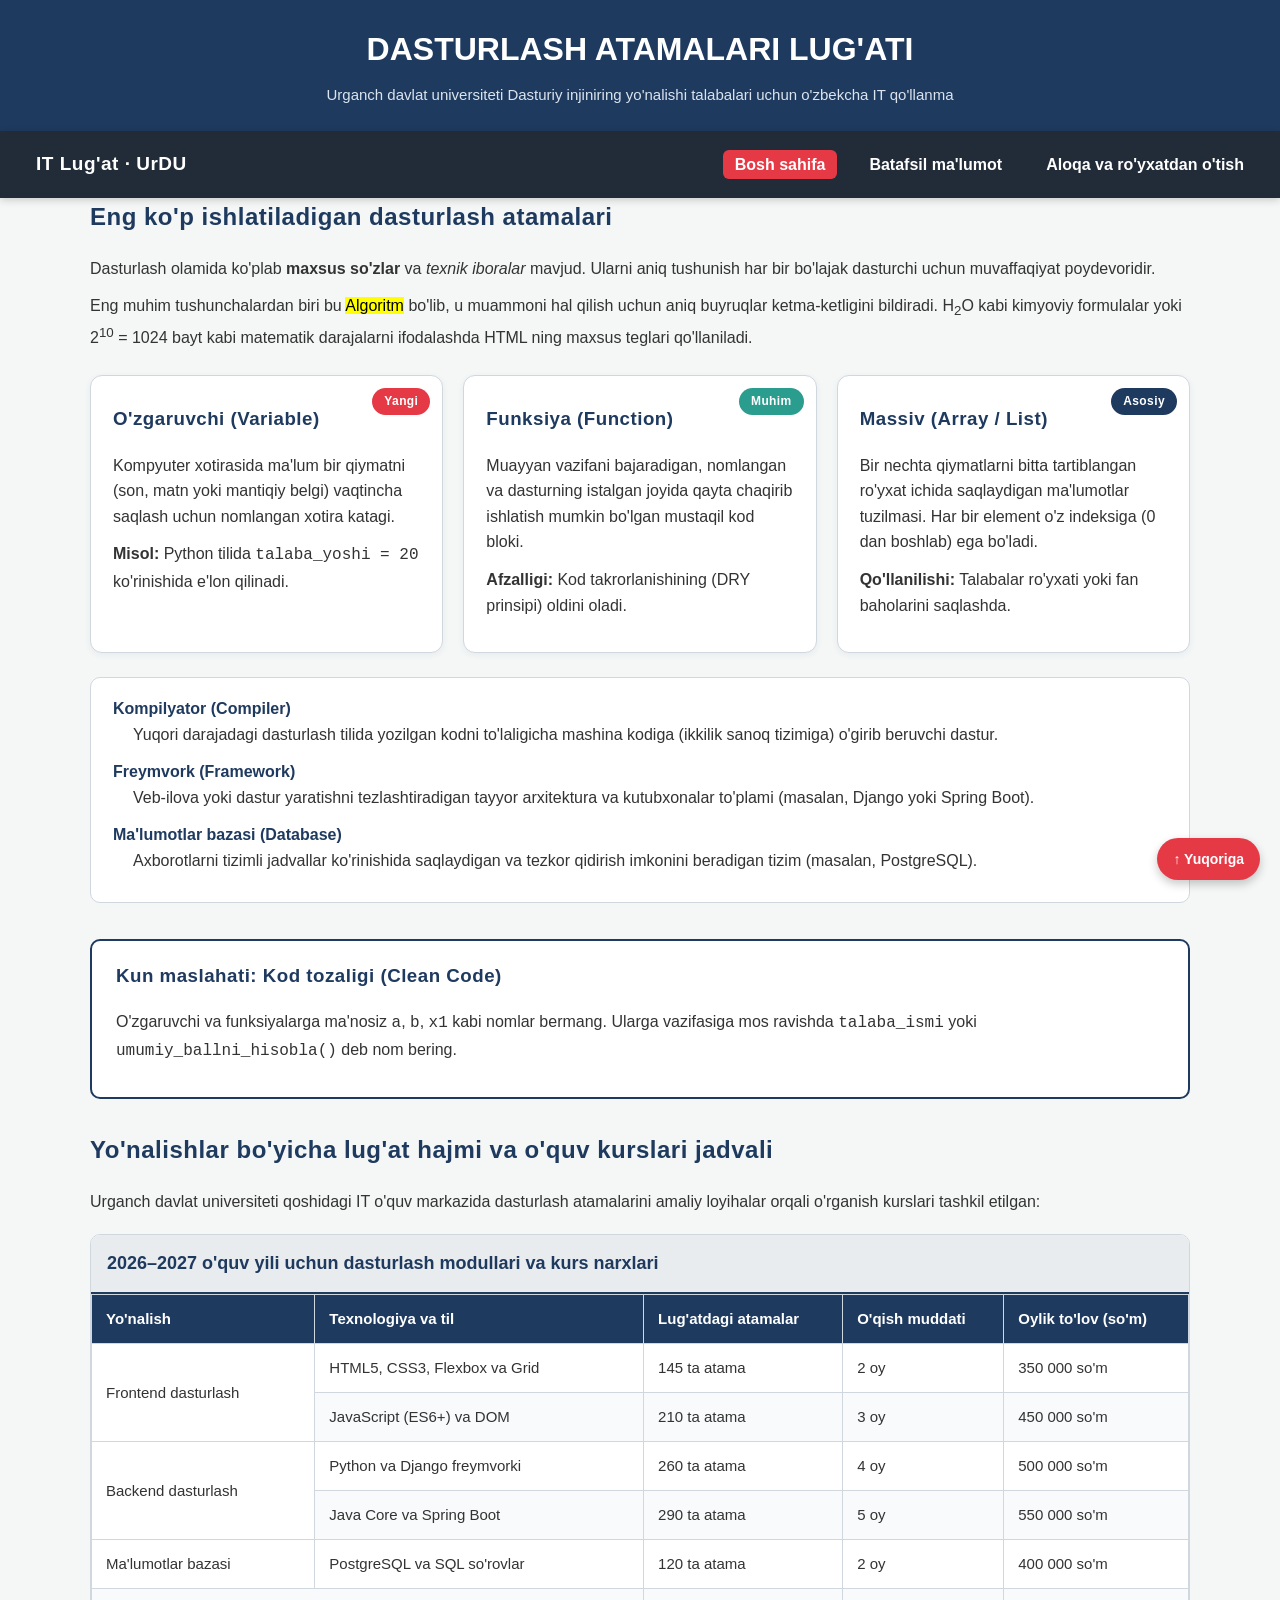
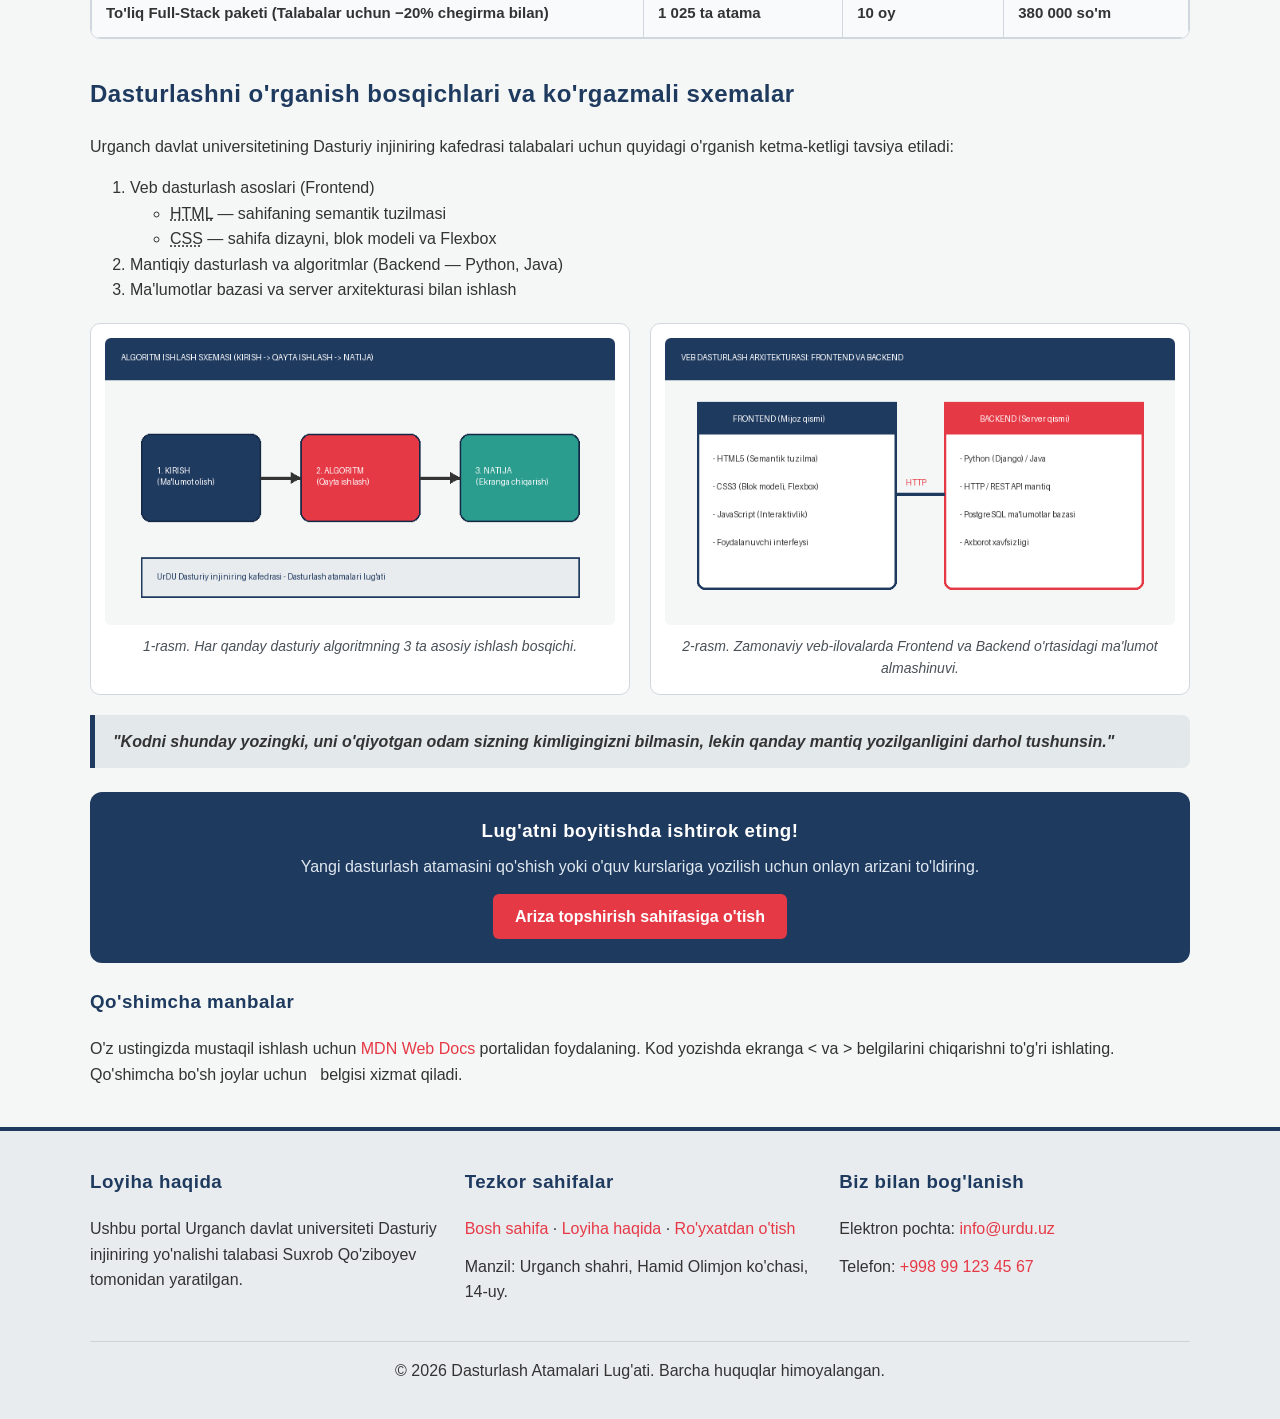
<file: amaliy-02/index.html>
<!DOCTYPE html>
<html lang="uz">
<head>
    <meta charset="UTF-8">
    <meta name="viewport" content="width=device-width, initial-scale=1.0">
    <meta name="description" content="Dasturlash atamalari lug'ati - dasturlashga oid asosiy tushunchalar, o'quv reja jadvali va amaliy qoidalar.">
    <title>Dasturlash Atamalari Lug'ati | Bosh sahifa</title>
    <link rel="stylesheet" href="css/style.css">
</head>
<body id="yuqori">
    <header class="sayt-sarlavha">
        <div class="konteyner">
            <h1>Dasturlash Atamalari Lug'ati</h1>
            <p class="sarlavha-ost">Urganch davlat universiteti Dasturiy injiniring yo'nalishi talabalari uchun o'zbekcha IT qo'llanma</p>
        </div>
    </header>

    <nav class="asosiy-menyu">
        <a href="index.html" class="brend-nomi">IT Lug'at &middot; UrDU</a>
        <ul>
            <li><a href="index.html" class="faol">Bosh sahifa</a></li>
            <li><a href="batafsil.html">Batafsil ma'lumot</a></li>
            <li><a href="aloqa.html">Aloqa va ro'yxatdan o'tish</a></li>
        </ul>
    </nav>

    <main class="konteyner">
        <section>
            <h2>Eng ko'p ishlatiladigan dasturlash atamalari</h2>
            <p>Dasturlash olamida ko'plab <strong>maxsus so'zlar</strong> va <em>texnik iboralar</em> mavjud. Ularni aniq tushunish har bir bo'lajak dasturchi uchun muvaffaqiyat poydevoridir.</p>
            <p>Eng muhim tushunchalardan biri bu <mark>Algoritm</mark> bo'lib, u muammoni hal qilish uchun aniq buyruqlar ketma-ketligini bildiradi. H<sub>2</sub>O kabi kimyoviy formulalar yoki 2<sup>10</sup> = 1024 bayt kabi matematik darajalarni ifodalashda HTML ning maxsus teglari qo'llaniladi.</p>

            <div class="kartalar-qatori">
                <article class="karta">
                    <span class="karta-belgi">Yangi</span>
                    <h3>O'zgaruvchi (Variable)</h3>
                    <p>Kompyuter xotirasida ma'lum bir qiymatni (son, matn yoki mantiqiy belgi) vaqtincha saqlash uchun nomlangan xotira katagi.</p>
                    <p><strong>Misol:</strong> Python tilida <code>talaba_yoshi = 20</code> ko'rinishida e'lon qilinadi.</p>
                </article>

                <article class="karta">
                    <span class="karta-belgi yashil">Muhim</span>
                    <h3>Funksiya (Function)</h3>
                    <p>Muayyan vazifani bajaradigan, nomlangan va dasturning istalgan joyida qayta chaqirib ishlatish mumkin bo'lgan mustaqil kod bloki.</p>
                    <p><strong>Afzalligi:</strong> Kod takrorlanishining (DRY prinsipi) oldini oladi.</p>
                </article>

                <article class="karta">
                    <span class="karta-belgi kok">Asosiy</span>
                    <h3>Massiv (Array / List)</h3>
                    <p>Bir nechta qiymatlarni bitta tartiblangan ro'yxat ichida saqlaydigan ma'lumotlar tuzilmasi. Har bir element o'z indeksiga (0 dan boshlab) ega bo'ladi.</p>
                    <p><strong>Qo'llanilishi:</strong> Talabalar ro'yxati yoki fan baholarini saqlashda.</p>
                </article>
            </div>

            <dl>
                <dt>Kompilyator (Compiler)</dt>
                <dd>Yuqori darajadagi dasturlash tilida yozilgan kodni to'laligicha mashina kodiga (ikkilik sanoq tizimiga) o'girib beruvchi dastur.</dd>

                <dt>Freymvork (Framework)</dt>
                <dd>Veb-ilova yoki dastur yaratishni tezlashtiradigan tayyor arxitektura va kutubxonalar to'plami (masalan, Django yoki Spring Boot).</dd>

                <dt>Ma'lumotlar bazasi (Database)</dt>
                <dd>Axborotlarni tizimli jadvallar ko'rinishida saqlaydigan va tezkor qidirish imkonini beradigan tizim (masalan, PostgreSQL).</dd>
            </dl>
        </section>

        <aside class="yon-eslatma">
            <h3>Kun maslahati: Kod tozaligi (Clean Code)</h3>
            <p>O'zgaruvchi va funksiyalarga ma'nosiz <code>a</code>, <code>b</code>, <code>x1</code> kabi nomlar bermang. Ularga vazifasiga mos ravishda <code>talaba_ismi</code> yoki <code>umumiy_ballni_hisobla()</code> deb nom bering.</p>
        </aside>

        <section>
            <h2>Yo'nalishlar bo'yicha lug'at hajmi va o'quv kurslari jadvali</h2>
            <p>Urganch davlat universiteti qoshidagi IT o'quv markazida dasturlash atamalarini amaliy loyihalar orqali o'rganish kurslari tashkil etilgan:</p>

            <div class="jadval-qobiq">
                <table>
                    <caption>2026–2027 o'quv yili uchun dasturlash modullari va kurs narxlari</caption>
                    <thead>
                        <tr>
                            <th>Yo'nalish</th>
                            <th>Texnologiya va til</th>
                            <th>Lug'atdagi atamalar</th>
                            <th>O'qish muddati</th>
                            <th>Oylik to'lov (so'm)</th>
                        </tr>
                    </thead>
                    <tbody>
                        <tr>
                            <td rowspan="2">Frontend dasturlash</td>
                            <td>HTML5, CSS3, Flexbox va Grid</td>
                            <td>145 ta atama</td>
                            <td>2 oy</td>
                            <td>350 000 so'm</td>
                        </tr>
                        <tr>
                            <td>JavaScript (ES6+) va DOM</td>
                            <td>210 ta atama</td>
                            <td>3 oy</td>
                            <td>450 000 so'm</td>
                        </tr>
                        <tr>
                            <td rowspan="2">Backend dasturlash</td>
                            <td>Python va Django freymvorki</td>
                            <td>260 ta atama</td>
                            <td>4 oy</td>
                            <td>500 000 so'm</td>
                        </tr>
                        <tr>
                            <td>Java Core va Spring Boot</td>
                            <td>290 ta atama</td>
                            <td>5 oy</td>
                            <td>550 000 so'm</td>
                        </tr>
                        <tr>
                            <td>Ma'lumotlar bazasi</td>
                            <td>PostgreSQL va SQL so'rovlar</td>
                            <td>120 ta atama</td>
                            <td>2 oy</td>
                            <td>400 000 so'm</td>
                        </tr>
                        <tr>
                            <td colspan="2"><strong>To'liq Full-Stack paketi (Talabalar uchun −20% chegirma bilan)</strong></td>
                            <td><strong>1 025 ta atama</strong></td>
                            <td><strong>10 oy</strong></td>
                            <td><strong>380 000 so'm</strong></td>
                        </tr>
                    </tbody>
                </table>
            </div>
        </section>

        <section>
            <h2>Dasturlashni o'rganish bosqichlari va ko'rgazmali sxemalar</h2>
            <p>Urganch davlat universitetining Dasturiy injiniring kafedrasi talabalari uchun quyidagi o'rganish ketma-ketligi tavsiya etiladi:</p>

            <ol>
                <li>Veb dasturlash asoslari (Frontend)
                    <ul>
                        <li><abbr title="HyperText Markup Language">HTML</abbr> &mdash; sahifaning semantik tuzilmasi</li>
                        <li><abbr title="Cascading Style Sheets">CSS</abbr> &mdash; sahifa dizayni, blok modeli va Flexbox</li>
                    </ul>
                </li>
                <li>Mantiqiy dasturlash va algoritmlar (Backend &mdash; Python, Java)</li>
                <li>Ma'lumotlar bazasi va server arxitekturasi bilan ishlash</li>
            </ol>

            <div class="media-qatori">
                <figure class="rasm-karta">
                    <img src="rasmlar/algoritm-sxemasi.png" alt="Algoritmning kirish, qayta ishlash va natija bosqichlari blok-sxemasi" width="640" height="360">
                    <figcaption>1-rasm. Har qanday dasturiy algoritmning 3 ta asosiy ishlash bosqichi.</figcaption>
                </figure>

                <figure class="rasm-karta">
                    <img src="rasmlar/veb-arxitektura.png" alt="Frontend va Backend qismlarining HTTP protokoli orqali o'zaro bog'lanish arxitekturasi" width="640" height="360">
                    <figcaption>2-rasm. Zamonaviy veb-ilovalarda Frontend va Backend o'rtasidagi ma'lumot almashinuvi.</figcaption>
                </figure>
            </div>

            <blockquote class="izoh">
                "Kodni shunday yozingki, uni o'qiyotgan odam sizning kimligingizni bilmasin, lekin qanday mantiq yozilganligini darhol tushunsin."
            </blockquote>

            <div class="markaz-chaqiriq">
                <h3>Lug'atni boyitishda ishtirok eting!</h3>
                <p>Yangi dasturlash atamasini qo'shish yoki o'quv kurslariga yozilish uchun onlayn arizani to'ldiring.</p>
                <a href="aloqa.html" class="tugma-havola">Ariza topshirish sahifasiga o'tish</a>
            </div>

            <h3>Qo'shimcha manbalar</h3>
            <p>O'z ustingizda mustaqil ishlash uchun <a href="https://developer.mozilla.org/en-US/" target="_blank" rel="noopener">MDN Web Docs</a> portalidan foydalaning. Kod yozishda ekranga &lt; va &gt; belgilarini chiqarishni to'g'ri ishlating. Qo'shimcha bo'sh joylar uchun &nbsp; belgisi xizmat qiladi.</p>
        </section>
    </main>

    <footer id="aloqa">
        <div class="konteyner">
            <div class="footer-ustunlar">
                <div class="footer-ustun">
                    <h3>Loyiha haqida</h3>
                    <p>Ushbu portal Urganch davlat universiteti Dasturiy injiniring yo'nalishi talabasi Suxrob Qo'ziboyev tomonidan yaratilgan.</p>
                </div>
                <div class="footer-ustun">
                    <h3>Tezkor sahifalar</h3>
                    <p><a href="index.html">Bosh sahifa</a> &middot; <a href="batafsil.html">Loyiha haqida</a> &middot; <a href="aloqa.html">Ro'yxatdan o'tish</a></p>
                    <p>Manzil: Urganch shahri, Hamid Olimjon ko'chasi, 14-uy.</p>
                </div>
                <div class="footer-ustun">
                    <h3>Biz bilan bog'lanish</h3>
                    <p>Elektron pochta: <a href="mailto:info@urdu.uz">info@urdu.uz</a></p>
                    <p>Telefon: <a href="tel:+998991234567">+998 99 123 45 67</a></p>
                </div>
            </div>
            <div class="footer-pastki">
                <p>&copy; 2026 Dasturlash Atamalari Lug'ati. Barcha huquqlar himoyalangan.</p>
            </div>
        </div>
    </footer>

    <a href="#yuqori" class="yuqoriga-tugma">&uarr; Yuqoriga</a>
</body>
</html>
</file>
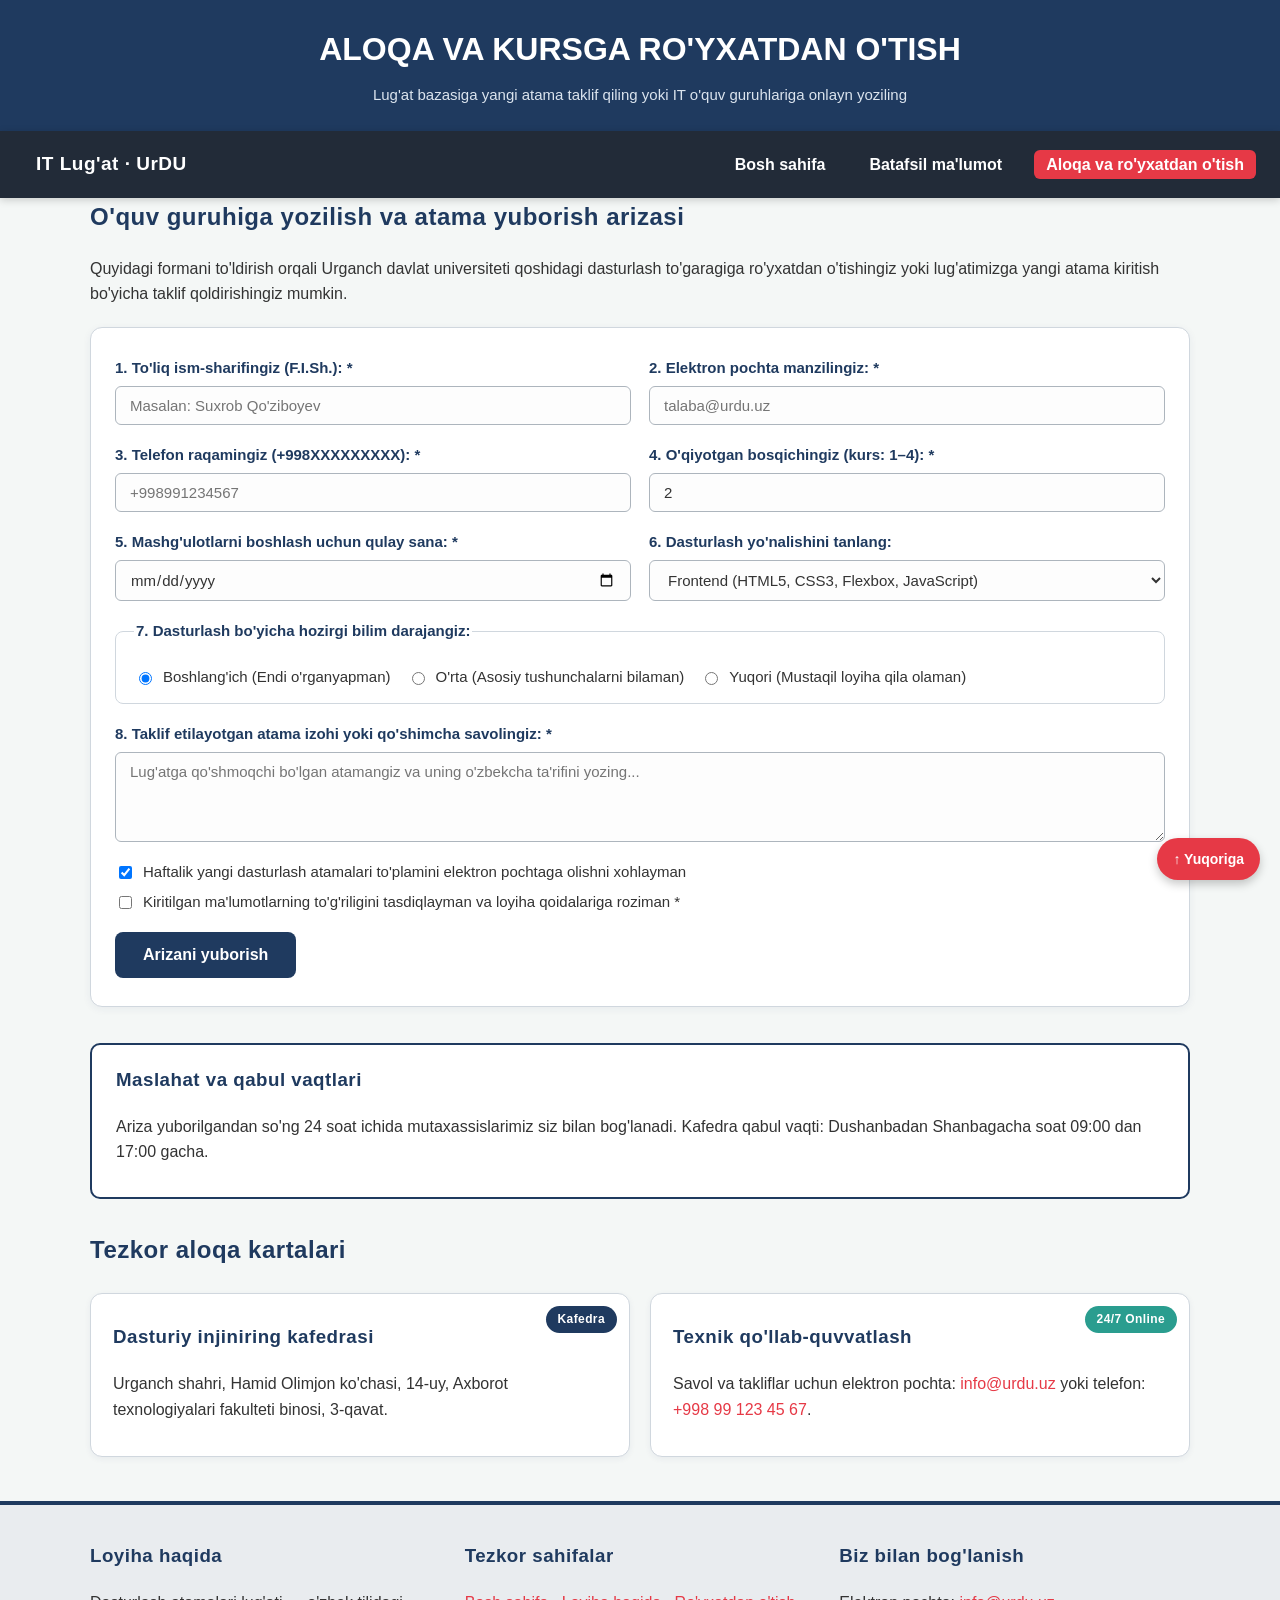
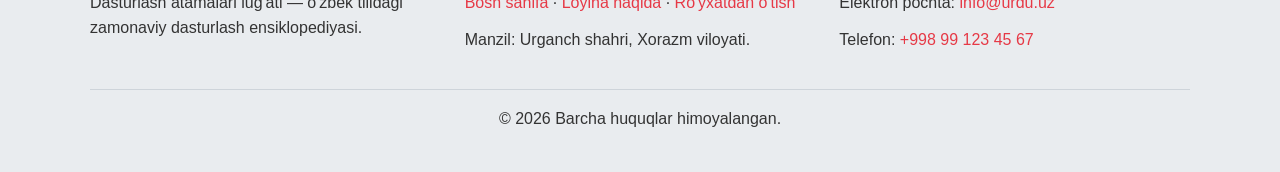
<file: amaliy-02/aloqa.html>
<!DOCTYPE html>
<html lang="uz">
<head>
    <meta charset="UTF-8">
    <meta name="viewport" content="width=device-width, initial-scale=1.0">
    <meta name="description" content="Dasturlash atamalari lug'atiga yangi atama qo'shish va IT o'quv kurslariga yozilish formasi.">
    <title>Aloqa va Ro'yxatdan O'tish | Dasturlash Atamalari Lug'ati</title>
    <link rel="stylesheet" href="css/style.css">
</head>
<body id="yuqori">
    <header class="sayt-sarlavha">
        <div class="konteyner">
            <h1>Aloqa va Kursga Ro'yxatdan O'tish</h1>
            <p class="sarlavha-ost">Lug'at bazasiga yangi atama taklif qiling yoki IT o'quv guruhlariga onlayn yoziling</p>
        </div>
    </header>

    <nav class="asosiy-menyu">
        <a href="index.html" class="brend-nomi">IT Lug'at &middot; UrDU</a>
        <ul>
            <li><a href="index.html">Bosh sahifa</a></li>
            <li><a href="batafsil.html">Batafsil ma'lumot</a></li>
            <li><a href="aloqa.html" class="faol">Aloqa va ro'yxatdan o'tish</a></li>
        </ul>
    </nav>

    <main class="konteyner">
        <section>
            <h2>O'quv guruhiga yozilish va atama yuborish arizasi</h2>
            <p>Quyidagi formani to'ldirish orqali Urganch davlat universiteti qoshidagi dasturlash to'garagiga ro'yxatdan o'tishingiz yoki lug'atimizga yangi atama kiritish bo'yicha taklif qoldirishingiz mumkin.</p>

            <div class="forma-karta">
                <form action="#" method="post" class="ariza-forma">
                    <div class="forma-ikkilik">
                        <!-- 1-maydon: text -->
                        <div class="forma-guruh">
                            <label for="ism">1. To'liq ism-sharifingiz (F.I.Sh.): *</label>
                            <input type="text" id="ism" name="talaba_ismi" placeholder="Masalan: Suxrob Qo'ziboyev" required>
                        </div>

                        <!-- 2-maydon: email -->
                        <div class="forma-guruh">
                            <label for="pochta">2. Elektron pochta manzilingiz: *</label>
                            <input type="email" id="pochta" name="elektron_pochta" placeholder="talaba@urdu.uz" required>
                        </div>
                    </div>

                    <div class="forma-ikkilik">
                        <!-- 3-maydon: tel + pattern -->
                        <div class="forma-guruh">
                            <label for="telefon">3. Telefon raqamingiz (+998XXXXXXXXX): *</label>
                            <input type="tel" id="telefon" name="telefon_raqami" pattern="\+998[0-9]{9}" placeholder="+998991234567" title="Telefon raqamni +998991234567 formatida kiriting" required>
                        </div>

                        <!-- 4-maydon: number -->
                        <div class="forma-guruh">
                            <label for="bosqich">4. O'qiyotgan bosqichingiz (kurs: 1&ndash;4): *</label>
                            <input type="number" id="bosqich" name="talaba_bosqichi" min="1" max="4" value="2" required>
                        </div>
                    </div>

                    <div class="forma-ikkilik">
                        <!-- 5-maydon: date -->
                        <div class="forma-guruh">
                            <label for="sana">5. Mashg'ulotlarni boshlash uchun qulay sana: *</label>
                            <input type="date" id="sana" name="boshlash_sanasi" required>
                        </div>

                        <!-- 6-maydon: select -->
                        <div class="forma-guruh">
                            <label for="yonalish">6. Dasturlash yo'nalishini tanlang:</label>
                            <select id="yonalish" name="tanlangan_yonalish">
                                <option value="frontend">Frontend (HTML5, CSS3, Flexbox, JavaScript)</option>
                                <option value="backend_python">Backend (Python va Django freymvorki)</option>
                                <option value="backend_java">Korporativ dasturlash (Java va Spring Boot)</option>
                                <option value="database_sql">Ma'lumotlar bazasi (PostgreSQL)</option>
                                <option value="atama_taklifi">Faqat lug'atga yangi atama taklif qilish</option>
                            </select>
                        </div>
                    </div>

                    <!-- 7-maydon: radio guruh fieldset + legend ichida -->
                    <fieldset>
                        <legend>7. Dasturlash bo'yicha hozirgi bilim darajangiz:</legend>
                        <div class="tanlov-qatori">
                            <div class="tanlov-band">
                                <input type="radio" id="daraja_boshlangich" name="bilim_darajasi" value="boshlangich" checked>
                                <label for="daraja_boshlangich">Boshlang'ich (Endi o'rganyapman)</label>
                            </div>
                            <div class="tanlov-band">
                                <input type="radio" id="daraja_orta" name="bilim_darajasi" value="orta">
                                <label for="daraja_orta">O'rta (Asosiy tushunchalarni bilaman)</label>
                            </div>
                            <div class="tanlov-band">
                                <input type="radio" id="daraja_yuqori" name="bilim_darajasi" value="yuqori">
                                <label for="daraja_yuqori">Yuqori (Mustaqil loyiha qila olaman)</label>
                            </div>
                        </div>
                    </fieldset>

                    <!-- 8-maydon: textarea -->
                    <div class="forma-guruh">
                        <label for="xabar">8. Taklif etilayotgan atama izohi yoki qo'shimcha savolingiz: *</label>
                        <textarea id="xabar" name="atama_yoki_savol" rows="4" placeholder="Lug'atga qo'shmoqchi bo'lgan atamangiz va uning o'zbekcha ta'rifini yozing..." required></textarea>
                    </div>

                    <!-- 9-maydon: checkbox -->
                    <div class="forma-guruh">
                        <div class="tanlov-band">
                            <input type="checkbox" id="obuna" name="haftalik_obuna" value="ha" checked>
                            <label for="obuna">Haftalik yangi dasturlash atamalari to'plamini elektron pochtaga olishni xohlayman</label>
                        </div>
                        <div class="tanlov-band">
                            <input type="checkbox" id="rozilik" name="qoidalar_roziligi" value="rozi" required>
                            <label for="rozilik">Kiritilgan ma'lumotlarning to'g'riligini tasdiqlayman va loyiha qoidalariga roziman *</label>
                        </div>
                    </div>

                    <button type="submit">Arizani yuborish</button>
                </form>
            </div>
        </section>

        <aside class="yon-eslatma">
            <h3>Maslahat va qabul vaqtlari</h3>
            <p>Ariza yuborilgandan so'ng 24 soat ichida mutaxassislarimiz siz bilan bog'lanadi. Kafedra qabul vaqti: Dushanbadan Shanbagacha soat 09:00 dan 17:00 gacha.</p>
        </aside>

        <section>
            <h2>Tezkor aloqa kartalari</h2>
            <div class="kartalar-qatori">
                <article class="karta">
                    <span class="karta-belgi kok">Kafedra</span>
                    <h3>Dasturiy injiniring kafedrasi</h3>
                    <p>Urganch shahri, Hamid Olimjon ko'chasi, 14-uy, Axborot texnologiyalari fakulteti binosi, 3-qavat.</p>
                </article>

                <article class="karta">
                    <span class="karta-belgi yashil">24/7 Online</span>
                    <h3>Texnik qo'llab-quvvatlash</h3>
                    <p>Savol va takliflar uchun elektron pochta: <a href="mailto:info@urdu.uz">info@urdu.uz</a> yoki telefon: <a href="tel:+998991234567">+998 99 123 45 67</a>.</p>
                </article>
            </div>
        </section>
    </main>

    <footer id="aloqa">
        <div class="konteyner">
            <div class="footer-ustunlar">
                <div class="footer-ustun">
                    <h3>Loyiha haqida</h3>
                    <p>Dasturlash atamalari lug'ati &mdash; o'zbek tilidagi zamonaviy dasturlash ensiklopediyasi.</p>
                </div>
                <div class="footer-ustun">
                    <h3>Tezkor sahifalar</h3>
                    <p><a href="index.html">Bosh sahifa</a> &middot; <a href="batafsil.html">Loyiha haqida</a> &middot; <a href="aloqa.html">Ro'yxatdan o'tish</a></p>
                    <p>Manzil: Urganch shahri, Xorazm viloyati.</p>
                </div>
                <div class="footer-ustun">
                    <h3>Biz bilan bog'lanish</h3>
                    <p>Elektron pochta: <a href="mailto:info@urdu.uz">info@urdu.uz</a></p>
                    <p>Telefon: <a href="tel:+998991234567">+998 99 123 45 67</a></p>
                </div>
            </div>
            <div class="footer-pastki">
                <p>&copy; 2026 Barcha huquqlar himoyalangan.</p>
            </div>
        </div>
    </footer>

    <a href="#yuqori" class="yuqoriga-tugma">&uarr; Yuqoriga</a>
</body>
</html>
</file>
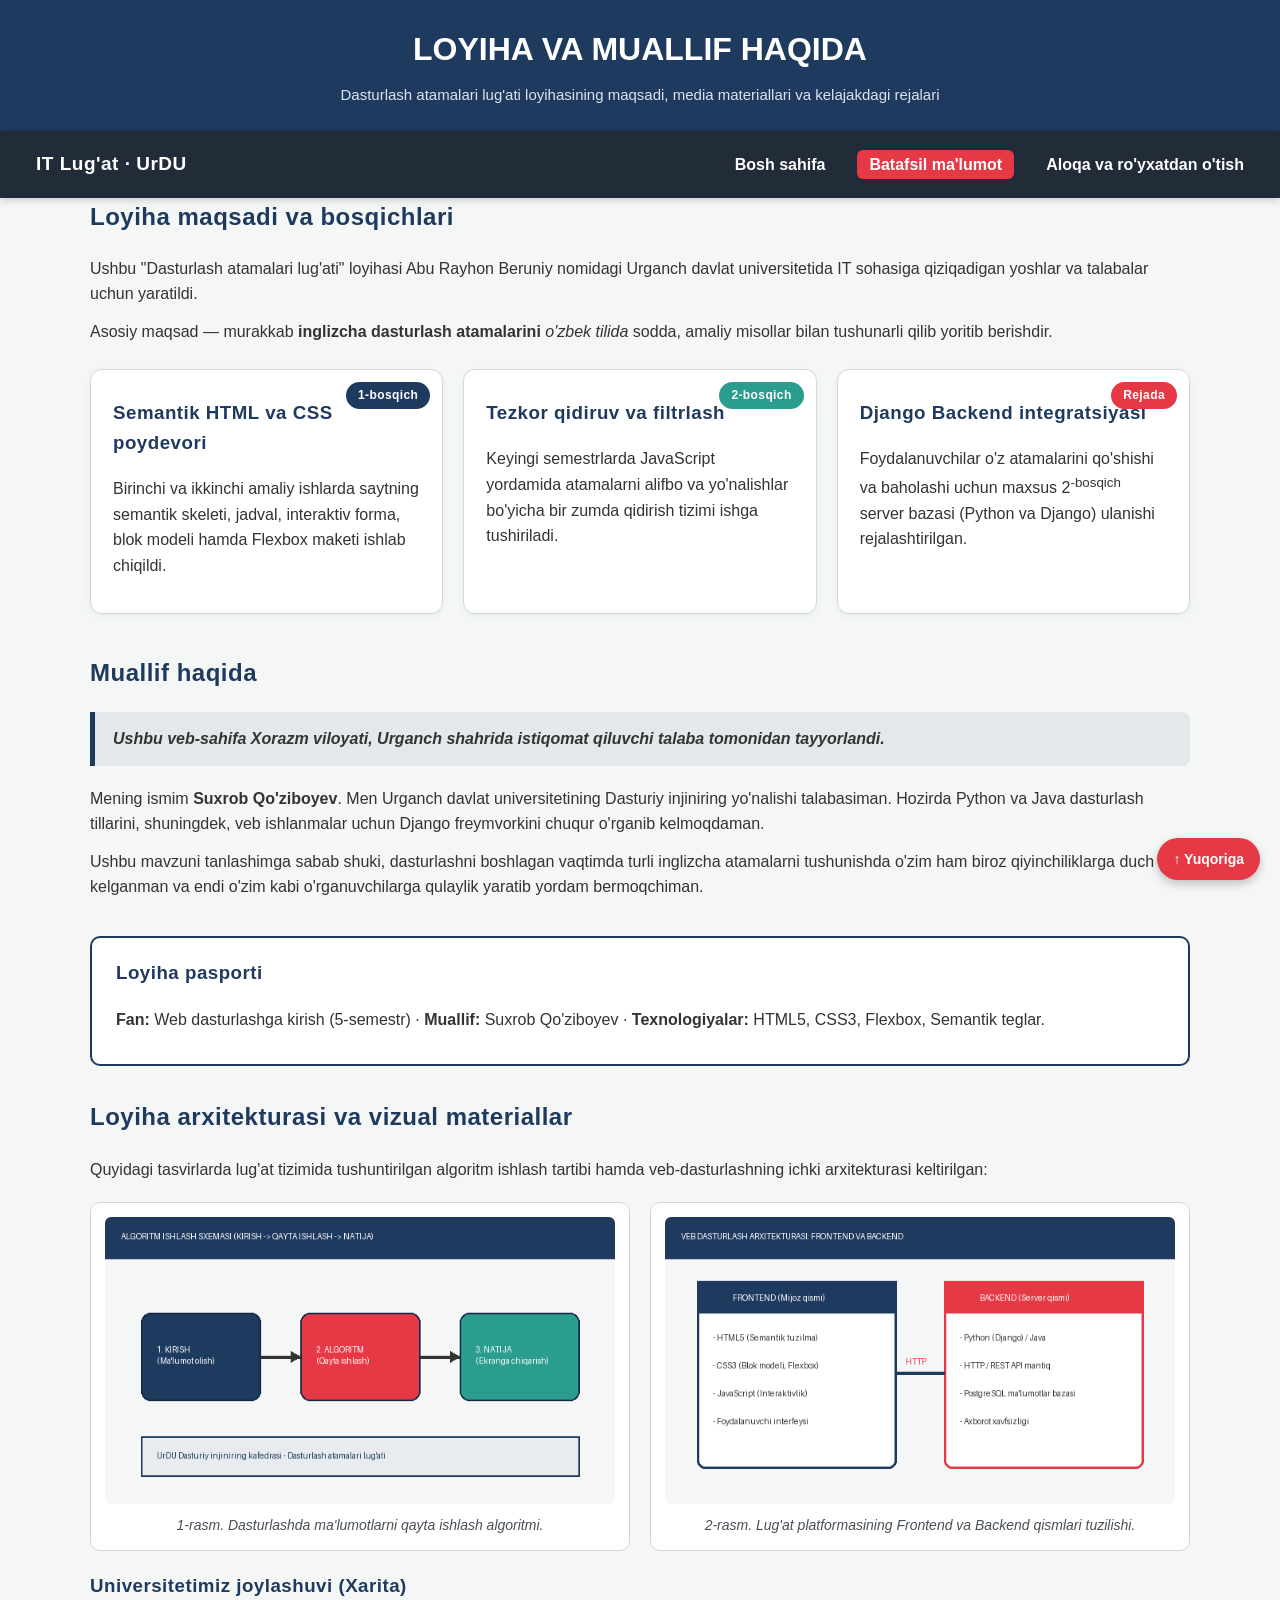
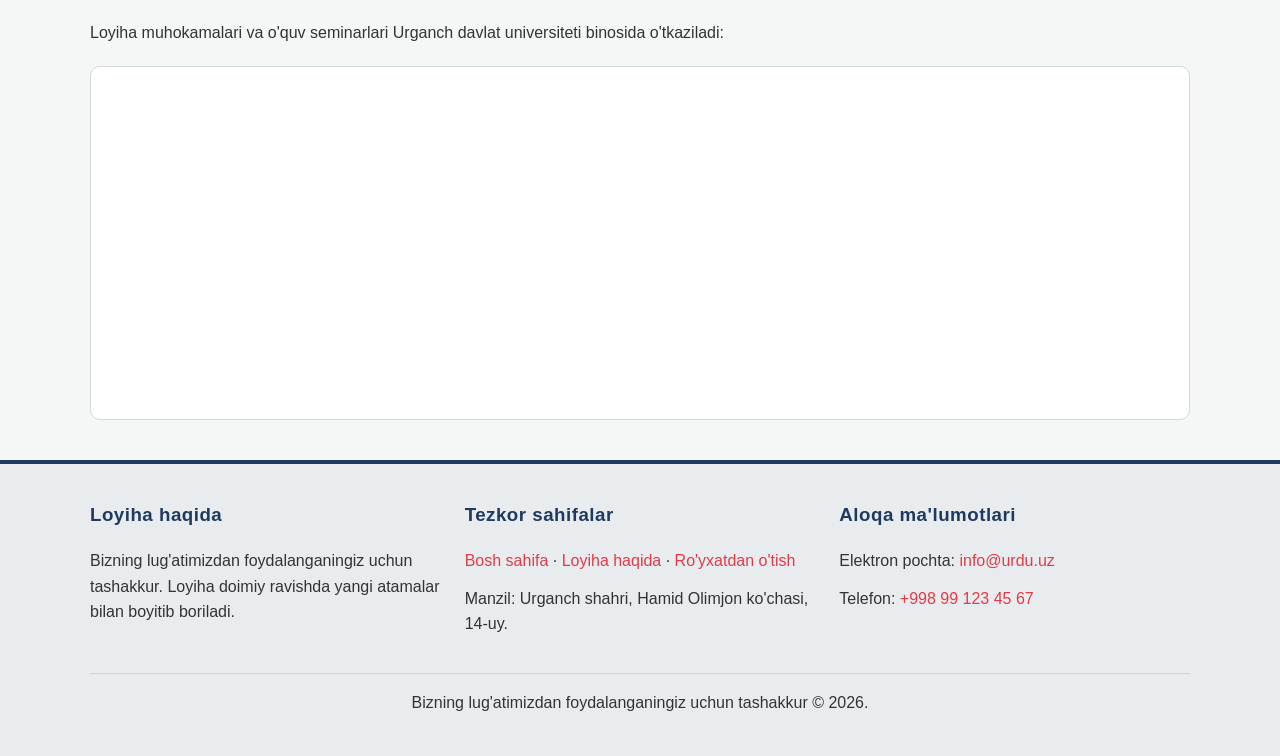
<file: amaliy-02/batafsil.html>
<!DOCTYPE html>
<html lang="uz">
<head>
    <meta charset="UTF-8">
    <meta name="viewport" content="width=device-width, initial-scale=1.0">
    <meta name="description" content="Dasturlash atamalari lug'ati loyihasi, muallif Suxrob Qo'ziboyev va UrDU o'quv jarayoni haqida batafsil ma'lumotlar.">
    <title>Loyiha Haqida | Batafsil</title>
    <link rel="stylesheet" href="css/style.css">
</head>
<body id="yuqori">
    <header class="sayt-sarlavha">
        <div class="konteyner">
            <h1>Loyiha va Muallif Haqida</h1>
            <p class="sarlavha-ost">Dasturlash atamalari lug'ati loyihasining maqsadi, media materiallari va kelajakdagi rejalari</p>
        </div>
    </header>

    <nav class="asosiy-menyu">
        <a href="index.html" class="brend-nomi">IT Lug'at &middot; UrDU</a>
        <ul>
            <li><a href="index.html">Bosh sahifa</a></li>
            <li><a href="batafsil.html" class="faol">Batafsil ma'lumot</a></li>
            <li><a href="aloqa.html">Aloqa va ro'yxatdan o'tish</a></li>
        </ul>
    </nav>

    <main class="konteyner">
        <section>
            <h2>Loyiha maqsadi va bosqichlari</h2>
            <p>Ushbu "Dasturlash atamalari lug'ati" loyihasi Abu Rayhon Beruniy nomidagi Urganch davlat universitetida IT sohasiga qiziqadigan yoshlar va talabalar uchun yaratildi.</p>
            <p>Asosiy maqsad &mdash; murakkab <strong>inglizcha dasturlash atamalarini</strong> <em>o'zbek tilida</em> sodda, amaliy misollar bilan tushunarli qilib yoritib berishdir.</p>

            <div class="kartalar-qatori">
                <article class="karta">
                    <span class="karta-belgi kok">1-bosqich</span>
                    <h3>Semantik HTML va CSS poydevori</h3>
                    <p>Birinchi va ikkinchi amaliy ishlarda saytning semantik skeleti, jadval, interaktiv forma, blok modeli hamda Flexbox maketi ishlab chiqildi.</p>
                </article>

                <article class="karta">
                    <span class="karta-belgi yashil">2-bosqich</span>
                    <h3>Tezkor qidiruv va filtrlash</h3>
                    <p>Keyingi semestrlarda JavaScript yordamida atamalarni alifbo va yo'nalishlar bo'yicha bir zumda qidirish tizimi ishga tushiriladi.</p>
                </article>

                <article class="karta">
                    <span class="karta-belgi">Rejada</span>
                    <h3>Django Backend integratsiyasi</h3>
                    <p>Foydalanuvchilar o'z atamalarini qo'shishi va baholashi uchun maxsus 2<sup>-bosqich</sup> server bazasi (Python va Django) ulanishi rejalashtirilgan.</p>
                </article>
            </div>
        </section>

        <section>
            <h2>Muallif haqida</h2>
            <p class="izoh">Ushbu veb-sahifa Xorazm viloyati, Urganch shahrida istiqomat qiluvchi talaba tomonidan tayyorlandi.</p>
            <p>Mening ismim <strong>Suxrob Qo'ziboyev</strong>. Men Urganch davlat universitetining Dasturiy injiniring yo'nalishi talabasiman. Hozirda Python va Java dasturlash tillarini, shuningdek, veb ishlanmalar uchun Django freymvorkini chuqur o'rganib kelmoqdaman.</p>
            <p>Ushbu mavzuni tanlashimga sabab shuki, dasturlashni boshlagan vaqtimda turli inglizcha atamalarni tushunishda o'zim ham biroz qiyinchiliklarga duch kelganman va endi o'zim kabi o'rganuvchilarga qulaylik yaratib yordam bermoqchiman.</p>
        </section>

        <aside class="yon-eslatma">
            <h3>Loyiha pasporti</h3>
            <p><strong>Fan:</strong> Web dasturlashga kirish (5-semestr) &middot; <strong>Muallif:</strong> Suxrob Qo'ziboyev &middot; <strong>Texnologiyalar:</strong> HTML5, CSS3, Flexbox, Semantik teglar.</p>
        </aside>

        <section>
            <h2>Loyiha arxitekturasi va vizual materiallar</h2>
            <p>Quyidagi tasvirlarda lug'at tizimida tushuntirilgan algoritm ishlash tartibi hamda veb-dasturlashning ichki arxitekturasi keltirilgan:</p>

            <div class="media-qatori">
                <figure class="rasm-karta">
                    <img src="rasmlar/algoritm-sxemasi.png" alt="Ma'lumotlarni kiritish, algoritmik qayta ishlash va natija chiqarish sxemasi" width="640" height="360">
                    <figcaption>1-rasm. Dasturlashda ma'lumotlarni qayta ishlash algoritmi.</figcaption>
                </figure>

                <figure class="rasm-karta">
                    <img src="rasmlar/veb-arxitektura.png" alt="Frontend mijoz qismi va Backend server qismining o'zaro ishlash sxemasi" width="640" height="360">
                    <figcaption>2-rasm. Lug'at platformasining Frontend va Backend qismlari tuzilishi.</figcaption>
                </figure>
            </div>

            <h3>Universitetimiz joylashuvi (Xarita)</h3>
            <p>Loyiha muhokamalari va o'quv seminarlari Urganch davlat universiteti binosida o'tkaziladi:</p>
            <div class="media-iframe-quti">
                <iframe src="https://www.openstreetmap.org/export/embed.html?bbox=60.6150%2C41.5450%2C60.6450%2C41.5650&amp;layer=mapnik" title="Urganch davlat universiteti joylashuvi xaritasi" loading="lazy"></iframe>
            </div>
        </section>
    </main>

    <footer id="aloqa">
        <div class="konteyner">
            <div class="footer-ustunlar">
                <div class="footer-ustun">
                    <h3>Loyiha haqida</h3>
                    <p>Bizning lug'atimizdan foydalanganingiz uchun tashakkur. Loyiha doimiy ravishda yangi atamalar bilan boyitib boriladi.</p>
                </div>
                <div class="footer-ustun">
                    <h3>Tezkor sahifalar</h3>
                    <p><a href="index.html">Bosh sahifa</a> &middot; <a href="batafsil.html">Loyiha haqida</a> &middot; <a href="aloqa.html">Ro'yxatdan o'tish</a></p>
                    <p>Manzil: Urganch shahri, Hamid Olimjon ko'chasi, 14-uy.</p>
                </div>
                <div class="footer-ustun">
                    <h3>Aloqa ma'lumotlari</h3>
                    <p>Elektron pochta: <a href="mailto:info@urdu.uz">info@urdu.uz</a></p>
                    <p>Telefon: <a href="tel:+998991234567">+998 99 123 45 67</a></p>
                </div>
            </div>
            <div class="footer-pastki">
                <p>Bizning lug'atimizdan foydalanganingiz uchun tashakkur &copy; 2026.</p>
            </div>
        </div>
    </footer>

    <a href="#yuqori" class="yuqoriga-tugma">&uarr; Yuqoriga</a>
</body>
</html>
</file>
<file: amaliy-02/css/style.css>
/* B1. Fayl boshida universal box-sizing qoidasi */
*, *::before, *::after {
    box-sizing: border-box;
}

/* CSS O'zgaruvchilari (1-amaliy ishdagi ranglar saqlangan va boyitilgan) */
:root {
    --asosiy-rang: #1f3a5f;
    --ikkinchi-rang: #e63946;
    --fon-rangi: #f4f7f6;
    --matn-rangi: rgb(51, 51, 51);
    --oq-rang: #ffffff;
    --chegara-rangi: #d0d7de;
    --och-fon: #e9ecef;
    --yashil-rang: #2a9d8f;
}

/* Umumiy teglar */
html {
    scroll-behavior: smooth;
}

body {
    font-family: 'Segoe UI', Arial, sans-serif;
    background-color: var(--fon-rangi);
    color: var(--matn-rangi);
    line-height: 1.6;
    margin: 0;
    padding: 0;
}

/* B2. Konteyner: max-width + margin: 0 auto + yon padding */
.konteyner {
    max-width: 1140px;
    margin: 0 auto;
    padding: 0 20px;
}

/* Sarlavhalar (1-amaliy ishdagi uslublar) */
h1, h2, h3 {
    margin-top: 0;
}

h2, h3 {
    color: var(--asosiy-rang);
    letter-spacing: 0.5px;
    font-weight: bold;
}

h1 {
    color: var(--oq-rang);
    text-transform: uppercase;
    margin: 0 0 8px 0;
    font-size: 2rem;
    text-align: center;
}

p {
    font-size: 16px;
    font-style: normal;
    margin: 0 0 12px 0;
}

/* B11. Flexbox bilan ham gorizontal, ham vertikal markazlashtirilgan sarlavha qutisi */
.sayt-sarlavha {
    background-color: var(--asosiy-rang);
    color: var(--oq-rang);
    display: flex;
    justify-content: center;
    align-items: center;
    min-height: 120px;
    /* B4. Qisqa yozuv 2 qiymat bilan */
    padding: 24px 16px;
    text-align: center;
}

.sarlavha-ost {
    color: #dbe4ee;
    font-size: 15px;
    margin: 0;
}

/* B5. Sticky menyu (position: sticky; top: 0; z-index) va B8. Flexbox navigatsiya */
.asosiy-menyu {
    position: sticky;
    top: 0;
    z-index: 1000;
    background-color: #222b38;
    /* B4. Qisqa yozuv 2 qiymat bilan */
    padding: 12px 24px;
    display: flex;
    justify-content: space-between;
    align-items: center;
    gap: 20px;
    flex-wrap: wrap;
    box-shadow: 0 2px 8px rgba(0, 0, 0, 0.18);
}

.brend-nomi {
    color: var(--oq-rang);
    font-weight: bold;
    font-size: 19px;
    text-decoration: none;
    letter-spacing: 0.5px;
}

.brend-nomi:hover {
    color: var(--ikkinchi-rang);
    text-decoration: none;
}

nav ul {
    list-style-type: none;
    margin: 0;
    padding: 0;
    display: flex;
    justify-content: space-between;
    align-items: center;
    gap: 20px;
    flex-wrap: wrap;
}

nav ul li {
    margin: 0;
}

nav a {
    color: var(--oq-rang);
    text-decoration: none;
    font-weight: bold;
    font-size: 16px;
    padding: 6px 12px;
    border-radius: 6px;
    transition: background-color 0.2s ease, color 0.2s ease;
}

nav a:hover,
nav a.faol {
    color: var(--oq-rang);
    background-color: var(--ikkinchi-rang);
    text-decoration: none;
}

/* Umumiy havolalar */
a {
    color: var(--ikkinchi-rang);
    text-decoration: none;
}

a:hover {
    color: #a8202d;
    text-decoration: underline;
}

/* Asosiy mazmun qismi */
main {
    /* B4. 4 qiymatli qisqa yozuv (yuqori, o'ng, past, chap) */
    padding: 28px 20px 40px 20px;
}

section {
    margin-bottom: 36px;
}

/* B9. Kartalar qatori: Flexbox va flex-wrap: wrap */
.kartalar-qatori {
    display: flex;
    flex-wrap: wrap;
    gap: 20px;
    margin: 20px 0;
}

/* B3. Kartalar (article): padding, border, border-radius, margin va B6. position: relative */
.karta {
    position: relative;
    background-color: var(--oq-rang);
    /* B4. 4 qiymatli padding */
    padding: 28px 22px 22px 22px;
    border: 1px solid var(--chegara-rangi);
    border-radius: 12px;
    margin: 4px 0;
    /* B9. Ekran torayganda keyingi qatorga tushishi uchun */
    flex: 1 1 280px;
    box-shadow: 0 2px 6px rgba(31, 58, 95, 0.06);
    transition: transform 0.2s ease, box-shadow 0.2s ease, border-color 0.2s ease;
}

.karta:hover {
    transform: translateY(-4px);
    box-shadow: 0 8px 18px rgba(31, 58, 95, 0.14);
    border-color: var(--asosiy-rang);
}

/* B6. Kartada belgi: ota position: relative, belgi position: absolute */
.karta-belgi {
    position: absolute;
    top: 12px;
    right: 12px;
    background-color: var(--ikkinchi-rang);
    color: var(--oq-rang);
    padding: 4px 12px;
    border-radius: 20px;
    font-size: 12px;
    font-weight: bold;
    letter-spacing: 0.4px;
}

.karta-belgi.yashil {
    background-color: var(--yashil-rang);
}

.karta-belgi.kok {
    background-color: var(--asosiy-rang);
}

/* Aside (yon eslatma bloki) */
aside.yon-eslatma {
    background-color: var(--oq-rang);
    border: 2px solid var(--asosiy-rang);
    border-radius: 10px;
    padding: 20px 24px;
    /* B4. 4 qiymatli margin */
    margin: 24px 0 32px 0;
}

/* 1-amaliy ishdagi .izoh klassi */
.izoh {
    font-style: italic;
    background-color: rgba(31, 58, 95, 0.08);
    border-left: 5px solid var(--asosiy-rang);
    padding: 14px 18px;
    margin: 20px 0;
    font-weight: bold;
    border-radius: 0 8px 8px 0;
}

/* Atamalar ro'yxati (dl, dt, dd) */
dl {
    background-color: var(--oq-rang);
    padding: 18px 22px;
    border: 1px solid var(--chegara-rangi);
    border-radius: 10px;
}

dt {
    font-weight: bold;
    color: var(--asosiy-rang);
    margin-top: 12px;
}

dt:first-child {
    margin-top: 0;
}

dd {
    margin-left: 20px;
    margin-bottom: 10px;
}

/* A3-A5. Jadval uslublari */
.jadval-qobiq {
    width: 100%;
    overflow-x: auto;
    margin: 20px 0;
    background-color: var(--oq-rang);
    border-radius: 10px;
    border: 1px solid var(--chegara-rangi);
}

table {
    width: 100%;
    border-collapse: collapse;
    min-width: 540px;
}

caption {
    font-weight: bold;
    font-size: 18px;
    color: var(--asosiy-rang);
    padding: 14px 16px;
    text-align: left;
    background-color: var(--och-fon);
    border-bottom: 2px solid var(--asosiy-rang);
}

th, td {
    padding: 12px 14px;
    border: 1px solid var(--chegara-rangi);
    text-align: left;
    font-size: 15px;
}

thead th {
    background-color: var(--asosiy-rang);
    color: var(--oq-rang);
    font-weight: bold;
}

tbody tr:nth-child(even) {
    background-color: #f8fafb;
}

tbody tr:hover {
    background-color: rgba(31, 58, 95, 0.06);
}

/* A10-A11. Media: figure, figcaption va iframe */
.media-qatori {
    display: flex;
    flex-wrap: wrap;
    gap: 20px;
    margin: 20px 0;
}

figure.rasm-karta {
    flex: 1 1 280px;
    margin: 0;
    background-color: var(--oq-rang);
    border: 1px solid var(--chegara-rangi);
    border-radius: 10px;
    padding: 14px;
    text-align: center;
}

figure.rasm-karta img {
    max-width: 100%;
    height: auto;
    border-radius: 6px;
    display: block;
    margin: 0 auto 10px auto;
}

figcaption {
    font-size: 14px;
    color: #495057;
    font-style: italic;
}

.media-iframe-quti {
    background-color: var(--oq-rang);
    border: 1px solid var(--chegara-rangi);
    border-radius: 10px;
    padding: 16px;
    margin: 20px 0;
}

.media-iframe-quti iframe {
    width: 100%;
    height: 320px;
    border: 0;
    border-radius: 8px;
    display: block;
}

/* B12. Forma uslublari: flex-direction: column va gap */
.forma-karta {
    background-color: var(--oq-rang);
    border: 1px solid var(--chegara-rangi);
    border-radius: 12px;
    padding: 28px 24px;
    margin: 20px 0;
    box-shadow: 0 2px 8px rgba(31, 58, 95, 0.06);
}

.ariza-forma {
    display: flex;
    flex-direction: column;
    gap: 18px;
}

.forma-guruh {
    display: flex;
    flex-direction: column;
    gap: 6px;
}

.forma-ikkilik {
    display: flex;
    flex-wrap: wrap;
    gap: 18px;
}

.forma-ikkilik .forma-guruh {
    flex: 1 1 240px;
}

label, legend {
    font-weight: bold;
    color: var(--asosiy-rang);
    font-size: 15px;
}

input[type="text"],
input[type="email"],
input[type="tel"],
input[type="number"],
input[type="date"],
select,
textarea {
    width: 100%;
    padding: 10px 14px;
    border: 1px solid #adb5bd;
    border-radius: 6px;
    font-family: inherit;
    font-size: 15px;
    background-color: #fdfdfd;
    color: var(--matn-rangi);
}

input:focus,
select:focus,
textarea:focus {
    outline: none;
    border-color: var(--asosiy-rang);
    box-shadow: 0 0 0 3px rgba(31, 58, 95, 0.15);
}

fieldset {
    border: 1px solid var(--chegara-rangi);
    border-radius: 8px;
    padding: 14px 18px;
    margin: 0;
}

.tanlov-qatori {
    display: flex;
    flex-wrap: wrap;
    gap: 16px;
    margin-top: 8px;
}

.tanlov-band {
    display: flex;
    align-items: center;
    gap: 8px;
}

.tanlov-band label {
    font-weight: normal;
    color: var(--matn-rangi);
    cursor: pointer;
}

button[type="submit"] {
    background-color: var(--asosiy-rang);
    color: var(--oq-rang);
    border: none;
    border-radius: 8px;
    padding: 14px 28px;
    font-size: 16px;
    font-weight: bold;
    cursor: pointer;
    align-self: flex-start;
    transition: background-color 0.2s ease, transform 0.15s ease;
}

button[type="submit"]:hover {
    background-color: var(--ikkinchi-rang);
    transform: translateY(-2px);
}

/* B11. Markazlashtirilgan chaqiriq qutisi (gorizontal va vertikal Flexbox markazlash) */
.markaz-chaqiriq {
    display: flex;
    justify-content: center;
    align-items: center;
    flex-direction: column;
    min-height: 130px;
    background-color: var(--asosiy-rang);
    color: var(--oq-rang);
    border-radius: 12px;
    padding: 24px 20px;
    margin: 24px 0;
    text-align: center;
}

.markaz-chaqiriq h3 {
    color: var(--oq-rang);
    margin-bottom: 8px;
}

.markaz-chaqiriq p {
    color: #e0e8f0;
    margin-bottom: 14px;
}

.tugma-havola {
    display: inline-block;
    background-color: var(--ikkinchi-rang);
    color: var(--oq-rang);
    padding: 10px 22px;
    border-radius: 6px;
    font-weight: bold;
    text-decoration: none;
    transition: background-color 0.2s ease;
}

.tugma-havola:hover {
    background-color: #c92a37;
    color: var(--oq-rang);
    text-decoration: none;
}

/* B10. Footer kamida 2 ustunli, Flexbox bilan */
#aloqa {
    background-color: var(--och-fon);
    padding: 36px 20px 28px 20px;
    margin-top: 40px;
    border-top: 4px solid var(--asosiy-rang);
}

.footer-ustunlar {
    display: flex;
    flex-wrap: wrap;
    justify-content: space-between;
    gap: 24px;
    text-align: left;
}

.footer-ustun {
    flex: 1 1 250px;
}

.footer-pastki {
    margin-top: 24px;
    padding-top: 16px;
    border-top: 1px solid #ced4da;
    text-align: center;
    font-size: 14px;
}

/* B7. «Yuqoriga» tugmasi: position: fixed, sahifa boshidagi #yuqori ga havola */
.yuqoriga-tugma {
    position: fixed;
    bottom: 20px;
    right: 20px;
    z-index: 999;
    background-color: var(--ikkinchi-rang);
    color: var(--oq-rang);
    padding: 10px 16px;
    border-radius: 30px;
    font-weight: bold;
    font-size: 14px;
    box-shadow: 0 4px 10px rgba(0, 0, 0, 0.22);
    text-decoration: none;
    transition: background-color 0.2s ease, transform 0.2s ease;
}

.yuqoriga-tugma:hover {
    background-color: var(--asosiy-rang);
    color: var(--oq-rang);
    text-decoration: none;
    transform: translateY(-3px);
}

/* Kichik ekranlar (375px telefon o'lchami) uchun moslashuvchanlik */
@media (max-width: 600px) {
    h1 {
        font-size: 1.45rem;
    }

    .asosiy-menyu {
        padding: 10px 14px;
        justify-content: center;
    }

    nav ul {
        justify-content: center;
        gap: 8px;
    }

    nav a {
        font-size: 14px;
        padding: 5px 8px;
    }

    main {
        padding: 20px 12px 32px 12px;
    }

    .karta,
    .forma-karta {
        padding: 22px 14px 16px 14px;
    }
}
</file>
